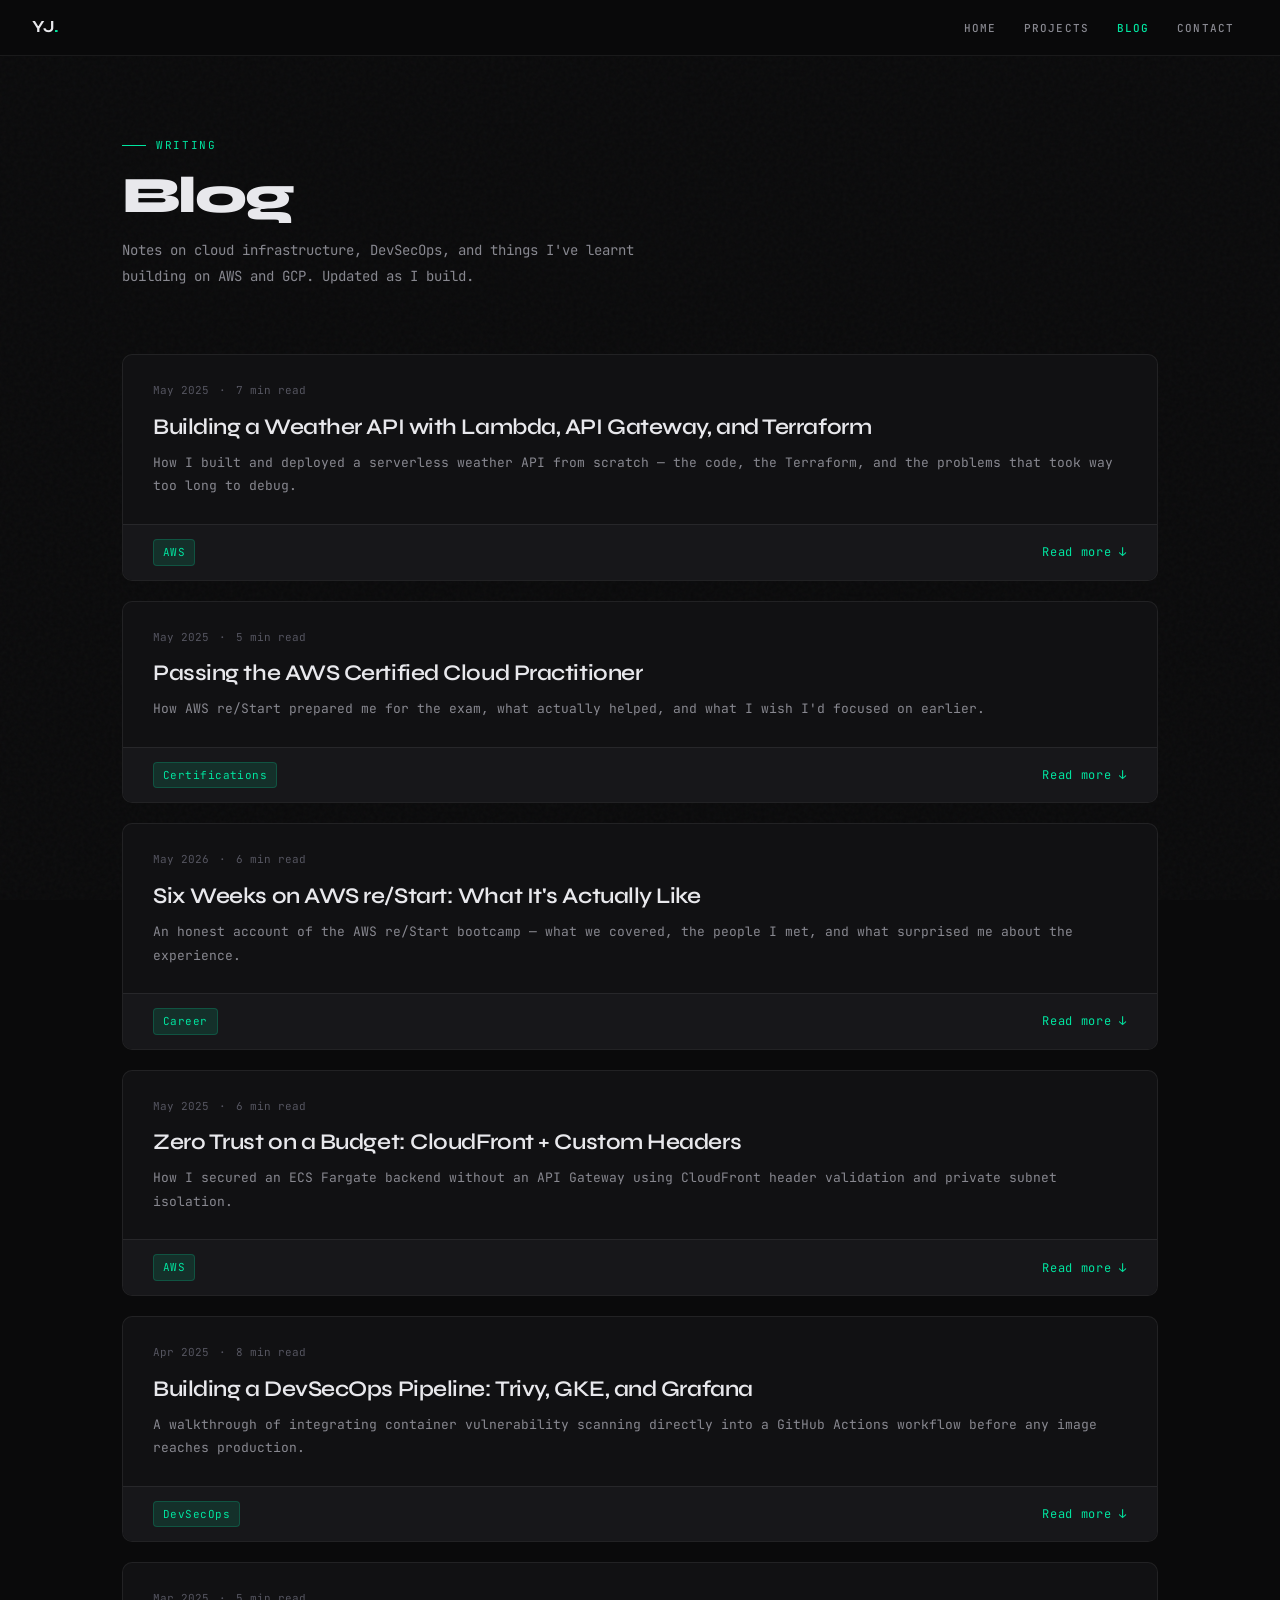
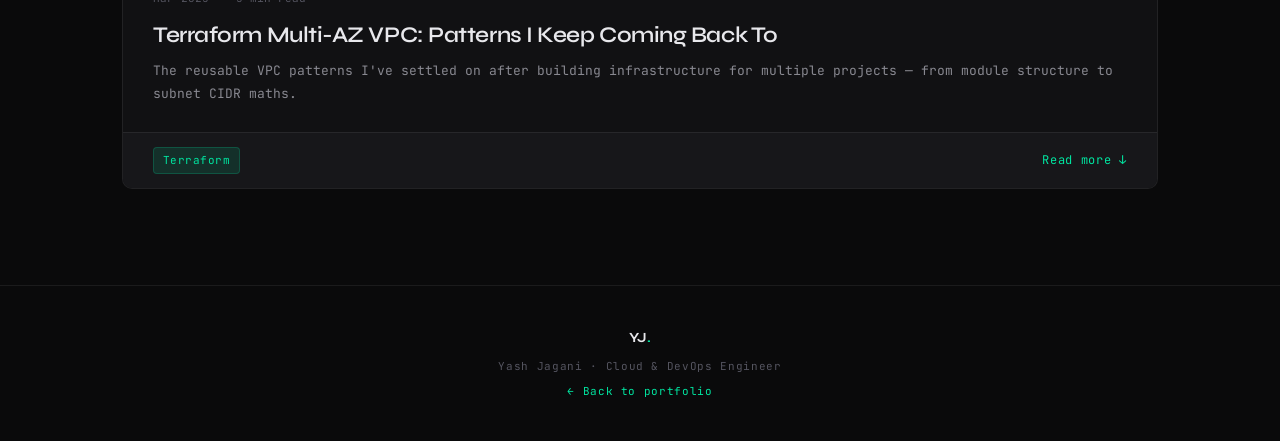
<file: website/blog.html>
<!DOCTYPE html>
<html lang="en">
<head>
<meta charset="UTF-8">
<meta name="viewport" content="width=device-width, initial-scale=1.0">
<title>Blog — Yash Jagani</title>
<link rel="stylesheet" href="assets/styles.css">
</head>
<body>

<nav>
  <a class="nav-logo" href="index.html">YJ<span>.</span></a>
  <ul class="nav-links">
    <li><a href="index.html">Home</a></li>
    <li><a href="projects.html">Projects</a></li>
    <li><a href="blog.html" class="active">Blog</a></li>
    <li><a href="index.html#contact">Contact</a></li>
  </ul>
</nav>

<div class="section-inner">

  <div class="page-hero">
    <div class="page-hero-label">Writing</div>
    <h1>Blog</h1>
    <p class="page-hero-desc">Notes on cloud infrastructure, DevSecOps, and things I've learnt building on AWS and GCP. Updated as I build.</p>
  </div>

  <div class="blog-page-list" id="blog-page-list">
    <!-- Populated by blog-data.js -->
    <div style="padding:2rem;color:var(--muted2);font-size:13px">Loading posts<span class="loading"></span></div>
  </div>

</div>

<footer>
  <div class="footer-logo">YJ<span>.</span></div>
  <div>Yash Jagani &middot; Cloud &amp; DevOps Engineer</div>
  <div style="margin-top:6px"><a href="index.html" style="color:var(--accent)">← Back to portfolio</a></div>
</footer>

<script>
// ── SCROLL REVEAL
const obs = new IntersectionObserver(es => es.forEach(e => { if(e.isIntersecting) e.target.classList.add('visible'); }), { threshold: 0.08 });

function renderBlog(posts) {
  const list = document.getElementById('blog-page-list');
  list.innerHTML = posts.map((p, i) => `
    <article class="blog-post-card reveal" id="${p.id}" style="transition-delay:${i * 0.08}s">
      <div class="bp-header">
        <div class="bp-meta">
          <span class="bp-date">${p.date}</span>
          <span class="t-dim" style="font-size:11px">·</span>
          <span class="bp-read">${p.readTime}</span>
        </div>
        <div class="bp-title">${p.title}</div>
        <div class="bp-excerpt">${p.excerpt}</div>
      </div>
      <div class="post-body" id="body-${p.id}">${p.body}</div>
      <div class="bp-footer">
        <div class="bp-tags"><span class="tag">${p.tag}</span></div>
        <button class="bp-more" style="background:none;border:none;cursor:pointer;font-family:var(--font-mono);color:var(--accent);font-size:12px;letter-spacing:0.06em">
          Read more ↓
        </button>
      </div>
    </article>`).join('');

  list.querySelectorAll('.reveal').forEach(el => obs.observe(el));

  // Auto-open if hash matches
  const hash = window.location.hash.slice(1);
  if (hash) {
    const post = document.getElementById(hash);
    if (post) {
      const body = document.getElementById('body-' + hash);
      const btn  = post.querySelector('.bp-more');
      if (body && btn) { body.classList.add('open'); btn.textContent = 'Collapse ↑'; }
      setTimeout(() => post.scrollIntoView({ behavior: 'smooth', block: 'start' }), 300);
    }
  }
}


const TEXT_TAGS = ['P', 'H3', 'LI', 'CODE', 'PRE', 'STRONG', 'EM', 'A', 'SPAN'];

function isOnText(el) {
  return TEXT_TAGS.includes(el.tagName) || el.closest(TEXT_TAGS.join(','));
}

function openPost(id) {
  const body = document.getElementById('body-' + id);
  const btn  = document.querySelector('#' + id + ' .bp-more');
  if (!body || !btn) return;
  body.classList.add('open');
  btn.textContent = 'Collapse ↑';
}

function closePost(id) {
  const body = document.getElementById('body-' + id);
  const btn  = document.querySelector('#' + id + ' .bp-more');
  if (!body || !btn) return;
  body.classList.remove('open');
  btn.textContent = 'Read more ↓';
}

function closeAllExcept(exceptId) {
  document.querySelectorAll('.post-body.open').forEach(body => {
    const id = body.id.replace('body-', '');
    if (id !== exceptId) closePost(id);
  });
}

let pendingAction = null; // { type: 'open'|'close', id }

document.addEventListener('mousedown', function(e) {
  pendingAction = null;
  const article = e.target.closest('.blog-post-card');

  // Clicked outside every card — queue close all
  if (!article) {
    const openIds = [...document.querySelectorAll('.post-body.open')].map(b => b.id.replace('body-', ''));
    if (openIds.length) pendingAction = { type: 'closeAll', ids: openIds };
    return;
  }

  const id   = article.id;
  const body = document.getElementById('body-' + id);
  const open = body && body.classList.contains('open');

  if (!open) {
    pendingAction = { type: 'open', id };
  } else {
    if (!isOnText(e.target)) {
      pendingAction = { type: 'close', id };
    }
  }
});

document.addEventListener('mouseup', function() {
  if (!pendingAction) return;

  // If user made a text selection, cancel the action entirely
  const sel = window.getSelection();
  if (sel && sel.toString().length > 0) {
    pendingAction = null;
    return;
  }

  const action = pendingAction;
  pendingAction = null;

  if (action.type === 'open') {
    closeAllExcept(action.id);
    openPost(action.id);
  } else if (action.type === 'close') {
    closePost(action.id);
  } else if (action.type === 'closeAll') {
    action.ids.forEach(id => closePost(id));
  }
});

// Load blog data
const s = document.createElement('script');
s.src = 'assets/blog-data.js';
s.onload  = () => { if(window.BLOG_POSTS) renderBlog(window.BLOG_POSTS); };
s.onerror = () => { document.getElementById('blog-page-list').innerHTML = '<p style="color:var(--muted2);padding:2rem">Could not load posts. Make sure blog-data.js is present.</p>'; };
document.head.appendChild(s);
</script>
<script>window.addEventListener("scroll",function(){document.getElementById("scroll-top").classList.toggle("visible",window.scrollY>300);},{passive:true});</script>
<button class="scroll-top" id="scroll-top" onclick="window.scrollTo({top:0,behavior:'smooth'})" aria-label="Back to top">↑</button>
</body>
</html>
</file>
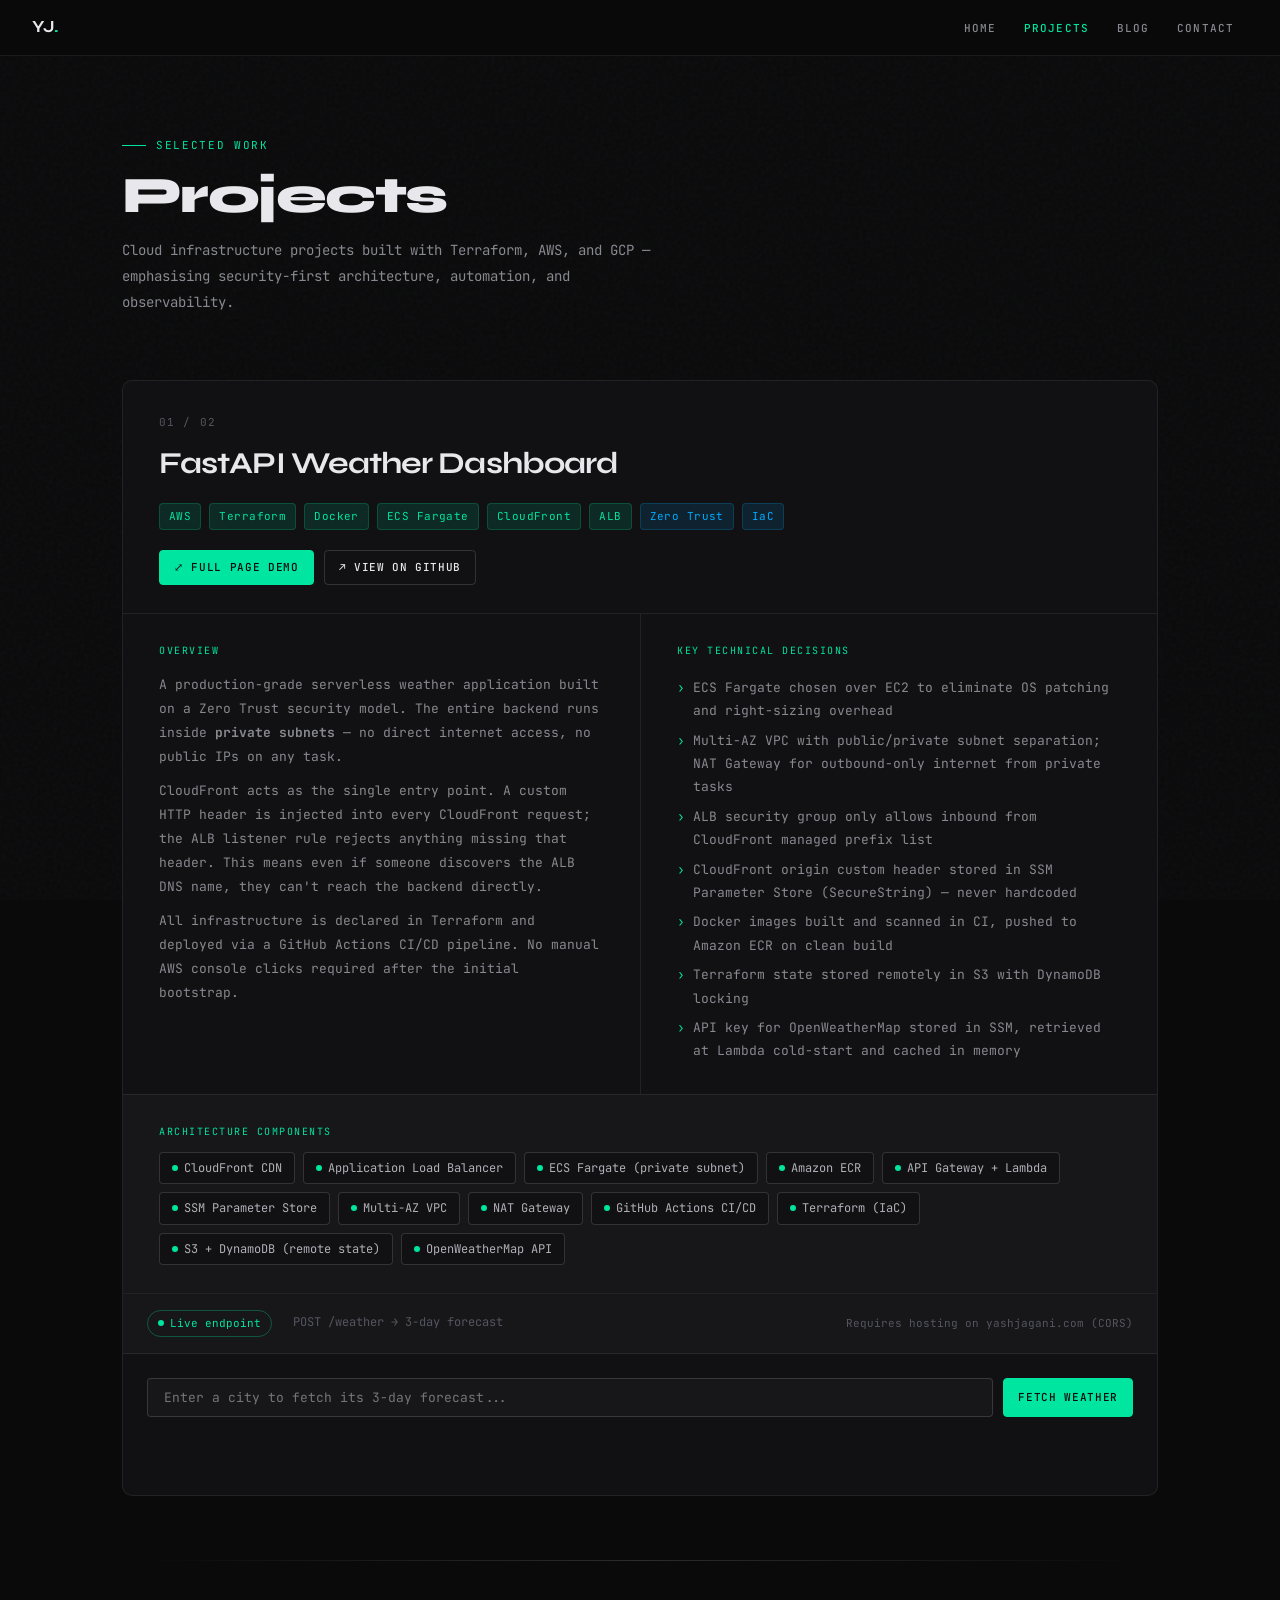
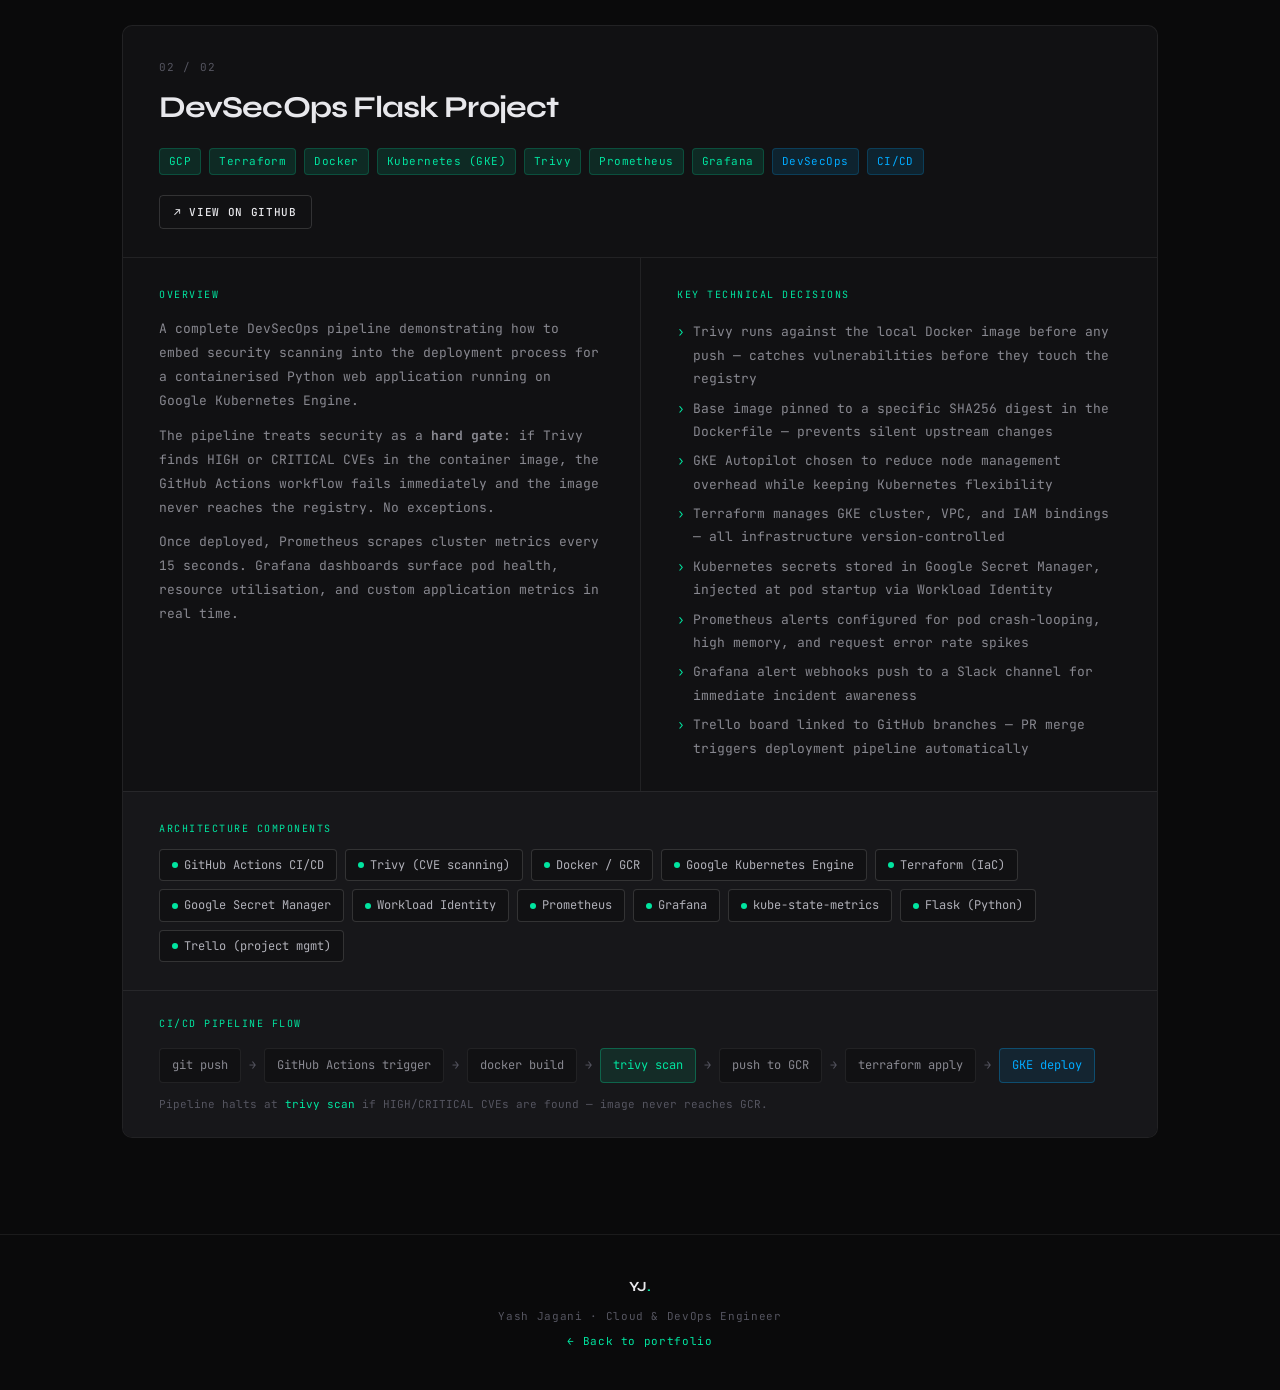
<file: website/projects.html>
<!DOCTYPE html>
<html lang="en">
<head>
<meta charset="UTF-8">
<meta name="viewport" content="width=device-width, initial-scale=1.0">
<title>Projects — Yash Jagani</title>
<link rel="stylesheet" href="assets/styles.css">
</head>
<body>

<nav>
  <a class="nav-logo" href="index.html">YJ<span>.</span></a>
  <ul class="nav-links">
    <li><a href="index.html">Home</a></li>
    <li><a href="projects.html" class="active">Projects</a></li>
    <li><a href="blog.html">Blog</a></li>
    <li><a href="index.html#contact">Contact</a></li>
  </ul>
</nav>

<div class="section-inner">

  <div class="page-hero">
    <div class="page-hero-label">Selected work</div>
    <h1>Projects</h1>
    <p class="page-hero-desc">Cloud infrastructure projects built with Terraform, AWS, and GCP — emphasising security-first architecture, automation, and observability.</p>
  </div>

  <!-- ═══ PROJECT 01 ═══ -->
  <div class="project-full reveal" id="weather">
    <div class="pf-header">
      <div class="pf-num">01 / 02</div>
      <div class="pf-title">FastAPI Weather Dashboard</div>
      <div class="pf-tag-row">
        <span class="tag">AWS</span>
        <span class="tag">Terraform</span>
        <span class="tag">Docker</span>
        <span class="tag">ECS Fargate</span>
        <span class="tag">CloudFront</span>
        <span class="tag">ALB</span>
        <span class="tag tag-blue">Zero Trust</span>
        <span class="tag tag-blue">IaC</span>
      </div>
      <div class="pf-actions" style="margin-top:18px">
        <a class="btn btn-primary btn-sm" href="weather.html">⤢ Full Page Demo</a>
        <a class="btn btn-ghost btn-sm" href="https://github.com/yashjagani17" target="_blank" rel="noopener">↗ View on GitHub</a>
      </div>
    </div>

    <div class="pf-body">
      <div class="pf-col">
        <div class="pf-col-title">Overview</div>
        <p>A production-grade serverless weather application built on a Zero Trust security model. The entire backend runs inside <strong>private subnets</strong> — no direct internet access, no public IPs on any task.</p>
        <p>CloudFront acts as the single entry point. A custom HTTP header is injected into every CloudFront request; the ALB listener rule rejects anything missing that header. This means even if someone discovers the ALB DNS name, they can't reach the backend directly.</p>
        <p>All infrastructure is declared in Terraform and deployed via a GitHub Actions CI/CD pipeline. No manual AWS console clicks required after the initial bootstrap.</p>
      </div>
      <div class="pf-col">
        <div class="pf-col-title">Key technical decisions</div>
        <ul>
          <li>ECS Fargate chosen over EC2 to eliminate OS patching and right-sizing overhead</li>
          <li>Multi-AZ VPC with public/private subnet separation; NAT Gateway for outbound-only internet from private tasks</li>
          <li>ALB security group only allows inbound from CloudFront managed prefix list</li>
          <li>CloudFront origin custom header stored in SSM Parameter Store (SecureString) — never hardcoded</li>
          <li>Docker images built and scanned in CI, pushed to Amazon ECR on clean build</li>
          <li>Terraform state stored remotely in S3 with DynamoDB locking</li>
          <li>API key for OpenWeatherMap stored in SSM, retrieved at Lambda cold-start and cached in memory</li>
        </ul>
      </div>
    </div>

    <div class="pf-arch">
      <div class="pf-col-title" style="margin-bottom:12px">Architecture components</div>
      <div class="arch-chips">
        <span class="arch-chip"><span class="dot"></span>CloudFront CDN</span>
        <span class="arch-chip"><span class="dot"></span>Application Load Balancer</span>
        <span class="arch-chip"><span class="dot"></span>ECS Fargate (private subnet)</span>
        <span class="arch-chip"><span class="dot"></span>Amazon ECR</span>
        <span class="arch-chip"><span class="dot"></span>API Gateway + Lambda</span>
        <span class="arch-chip"><span class="dot"></span>SSM Parameter Store</span>
        <span class="arch-chip"><span class="dot"></span>Multi-AZ VPC</span>
        <span class="arch-chip"><span class="dot"></span>NAT Gateway</span>
        <span class="arch-chip"><span class="dot"></span>GitHub Actions CI/CD</span>
        <span class="arch-chip"><span class="dot"></span>Terraform (IaC)</span>
        <span class="arch-chip"><span class="dot"></span>S3 + DynamoDB (remote state)</span>
        <span class="arch-chip"><span class="dot"></span>OpenWeatherMap API</span>
      </div>
    </div>

    <!-- LIVE DEMO -->
    <div class="pf-demo">
      <div class="demo-header">
        <span><span class="demo-badge"><span class="live-dot"></span> Live endpoint</span> &nbsp; POST /weather &rarr; 3-day forecast</span>
        <span style="font-size:11px;color:var(--muted2)">Requires hosting on yashjagani.com (CORS)</span>
      </div>
      <div class="weather-widget">
        <div class="weather-search">
          <input class="weather-input" id="pj-city" type="text" placeholder="Enter a city to fetch its 3-day forecast...">
          <button class="btn btn-primary btn-sm" onclick="pjFetch()">Fetch weather</button>
        </div>
        <div class="weather-status" id="pj-status"></div>
        <div class="forecast-grid" id="pj-grid" style="display:none"></div>
      </div>
    </div>
  </div>

  <div class="divider"></div>

  <!-- ═══ PROJECT 02 ═══ -->
  <div class="project-full reveal" id="devsecops">
    <div class="pf-header">
      <div class="pf-num">02 / 02</div>
      <div class="pf-title">DevSecOps Flask Project</div>
      <div class="pf-tag-row">
        <span class="tag">GCP</span>
        <span class="tag">Terraform</span>
        <span class="tag">Docker</span>
        <span class="tag">Kubernetes (GKE)</span>
        <span class="tag">Trivy</span>
        <span class="tag">Prometheus</span>
        <span class="tag">Grafana</span>
        <span class="tag tag-blue">DevSecOps</span>
        <span class="tag tag-blue">CI/CD</span>
      </div>
      <div class="pf-actions" style="margin-top:18px">
        <a class="btn btn-ghost btn-sm" href="https://github.com/yashjagani17" target="_blank" rel="noopener">↗ View on GitHub</a>
      </div>
    </div>

    <div class="pf-body">
      <div class="pf-col">
        <div class="pf-col-title">Overview</div>
        <p>A complete DevSecOps pipeline demonstrating how to embed security scanning into the deployment process for a containerised Python web application running on Google Kubernetes Engine.</p>
        <p>The pipeline treats security as a <strong>hard gate</strong>: if Trivy finds HIGH or CRITICAL CVEs in the container image, the GitHub Actions workflow fails immediately and the image never reaches the registry. No exceptions.</p>
        <p>Once deployed, Prometheus scrapes cluster metrics every 15 seconds. Grafana dashboards surface pod health, resource utilisation, and custom application metrics in real time.</p>
      </div>
      <div class="pf-col">
        <div class="pf-col-title">Key technical decisions</div>
        <ul>
          <li>Trivy runs against the local Docker image before any push — catches vulnerabilities before they touch the registry</li>
          <li>Base image pinned to a specific SHA256 digest in the Dockerfile — prevents silent upstream changes</li>
          <li>GKE Autopilot chosen to reduce node management overhead while keeping Kubernetes flexibility</li>
          <li>Terraform manages GKE cluster, VPC, and IAM bindings — all infrastructure version-controlled</li>
          <li>Kubernetes secrets stored in Google Secret Manager, injected at pod startup via Workload Identity</li>
          <li>Prometheus alerts configured for pod crash-looping, high memory, and request error rate spikes</li>
          <li>Grafana alert webhooks push to a Slack channel for immediate incident awareness</li>
          <li>Trello board linked to GitHub branches — PR merge triggers deployment pipeline automatically</li>
        </ul>
      </div>
    </div>

    <div class="pf-arch">
      <div class="pf-col-title" style="margin-bottom:12px">Architecture components</div>
      <div class="arch-chips">
        <span class="arch-chip"><span class="dot"></span>GitHub Actions CI/CD</span>
        <span class="arch-chip"><span class="dot"></span>Trivy (CVE scanning)</span>
        <span class="arch-chip"><span class="dot"></span>Docker / GCR</span>
        <span class="arch-chip"><span class="dot"></span>Google Kubernetes Engine</span>
        <span class="arch-chip"><span class="dot"></span>Terraform (IaC)</span>
        <span class="arch-chip"><span class="dot"></span>Google Secret Manager</span>
        <span class="arch-chip"><span class="dot"></span>Workload Identity</span>
        <span class="arch-chip"><span class="dot"></span>Prometheus</span>
        <span class="arch-chip"><span class="dot"></span>Grafana</span>
        <span class="arch-chip"><span class="dot"></span>kube-state-metrics</span>
        <span class="arch-chip"><span class="dot"></span>Flask (Python)</span>
        <span class="arch-chip"><span class="dot"></span>Trello (project mgmt)</span>
      </div>
    </div>

    <!-- CI/CD Pipeline visual -->
    <div style="padding:24px 36px;border-top:1px solid var(--border);background:var(--bg3)">
      <div class="pf-col-title" style="margin-bottom:16px">CI/CD pipeline flow</div>
      <div style="display:flex;align-items:center;gap:8px;flex-wrap:wrap;font-size:12px;color:var(--muted)">
        <span style="padding:6px 12px;background:var(--bg2);border:1px solid var(--border);border-radius:4px">git push</span>
        <span style="color:var(--muted2)">→</span>
        <span style="padding:6px 12px;background:var(--bg2);border:1px solid var(--border);border-radius:4px">GitHub Actions trigger</span>
        <span style="color:var(--muted2)">→</span>
        <span style="padding:6px 12px;background:var(--bg2);border:1px solid var(--border);border-radius:4px">docker build</span>
        <span style="color:var(--muted2)">→</span>
        <span style="padding:6px 12px;background:rgba(0,229,160,0.1);border:1px solid rgba(0,229,160,0.3);border-radius:4px;color:var(--accent)">trivy scan</span>
        <span style="color:var(--muted2)">→</span>
        <span style="padding:6px 12px;background:var(--bg2);border:1px solid var(--border);border-radius:4px">push to GCR</span>
        <span style="color:var(--muted2)">→</span>
        <span style="padding:6px 12px;background:var(--bg2);border:1px solid var(--border);border-radius:4px">terraform apply</span>
        <span style="color:var(--muted2)">→</span>
        <span style="padding:6px 12px;background:rgba(0,170,255,0.1);border:1px solid rgba(0,170,255,0.3);border-radius:4px;color:var(--accent2)">GKE deploy</span>
      </div>
      <p style="font-size:11px;color:var(--muted2);margin-top:12px">Pipeline halts at <span style="color:var(--accent)">trivy scan</span> if HIGH/CRITICAL CVEs are found — image never reaches GCR.</p>
    </div>
  </div>

</div>

<footer>
  <div class="footer-logo">YJ<span>.</span></div>
  <div>Yash Jagani &middot; Cloud &amp; DevOps Engineer</div>
  <div style="margin-top:6px"><a href="index.html" style="color:var(--accent)">← Back to portfolio</a></div>
</footer>

<script>
const obs = new IntersectionObserver(es => es.forEach(e => { if(e.isIntersecting) e.target.classList.add('visible'); }), { threshold: 0.08 });
document.querySelectorAll('.reveal').forEach(el => obs.observe(el));

function weatherIcon(icon) {
  const m = {'01d':'☀️','01n':'🌙','02d':'⛅','02n':'☁️','03d':'☁️','03n':'☁️','04d':'☁️','04n':'☁️','09d':'🌧️','09n':'🌧️','10d':'🌦️','10n':'🌧️','11d':'⛈️','11n':'⛈️','13d':'❄️','13n':'❄️','50d':'🌫️','50n':'🌫️'};
  return m[icon] || '🌡️';
}
function formatDate(str) {
  return new Date(str).toLocaleDateString('en-GB', { weekday:'short', month:'short', day:'numeric' });
}

async function pjFetch() {
  const city = document.getElementById('pj-city').value.trim();
  if (!city) return;
  const status = document.getElementById('pj-status');
  const grid   = document.getElementById('pj-grid');
  status.innerHTML = 'Fetching forecast<span class="loading"></span>';
  status.className = 'weather-status';
  grid.style.display = 'none';
  try {
    const res  = await fetch('https://328mtk9dai.execute-api.eu-west-2.amazonaws.com/weather', {
      method: 'POST',
      headers: { 'Content-Type': 'application/json' },
      body: JSON.stringify({ city })
    });
    const data = await res.json();
    if (!res.ok || data.error) throw new Error(data.error || 'API error');
    const forecasts = data.forecasts || [];
    grid.innerHTML = forecasts.map(f => `
      <div class="forecast-card">
        <div class="fc-date">${formatDate(f.date)}</div>
        <div class="fc-icon">${weatherIcon(f.icon)}</div>
        <div class="fc-temp">${f.temp}°C</div>
        <div class="fc-feels">Feels like ${f.feels_like}°C</div>
        <div class="fc-desc">${f.description}</div>
        <div class="fc-humidity">💧 ${f.humidity}%</div>
      </div>`).join('');
    status.textContent = `${data.city}${data.country ? ', ' + data.country : ''} — 3-day forecast`;
    grid.style.display = 'grid';
  } catch(e) {
    status.textContent = 'CORS restricted to yashjagani.com. Deploy the site there or test the full-page demo locally.';
    status.className = 'weather-status weather-error';
  }
}
document.getElementById('pj-city').addEventListener('keydown', e => { if(e.key==='Enter') pjFetch(); });
</script>
<script>window.addEventListener("scroll",function(){document.getElementById("scroll-top").classList.toggle("visible",window.scrollY>300);},{passive:true});</script>
<button class="scroll-top" id="scroll-top" onclick="window.scrollTo({top:0,behavior:'smooth'})" aria-label="Back to top">↑</button>
</body>
</html>
</file>
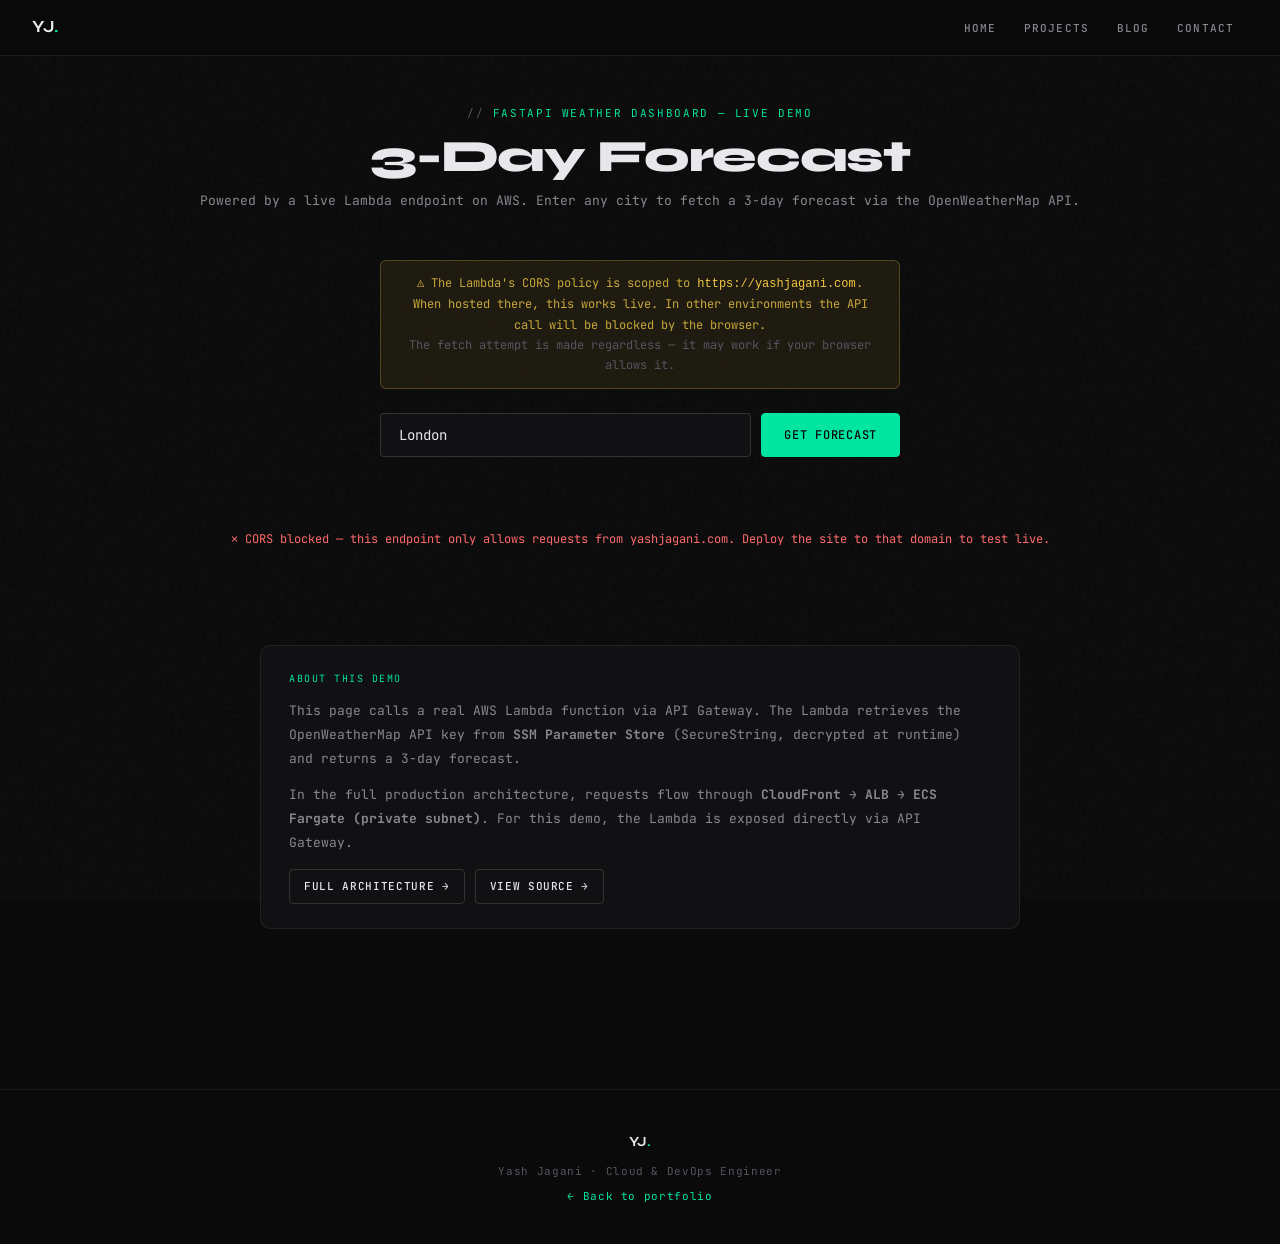
<file: website/weather.html>
<!DOCTYPE html>
<html lang="en">
<head>
<meta charset="UTF-8">
<meta name="viewport" content="width=device-width, initial-scale=1.0">
<title>Weather Forecast — Yash Jagani</title>
<link rel="stylesheet" href="assets/styles.css">
</head>
<body>

<nav>
  <a class="nav-logo" href="index.html">YJ<span>.</span></a>
  <ul class="nav-links">
    <li><a href="index.html">Home</a></li>
    <li><a href="projects.html">Projects</a></li>
    <li><a href="blog.html">Blog</a></li>
    <li><a href="index.html#contact">Contact</a></li>
  </ul>
</nav>

<div class="weather-page">
  <div class="section-inner">

    <div class="wp-header">
      <div class="sec-tag" style="justify-content:center">FastAPI Weather Dashboard &mdash; Live Demo</div>
      <h1>3-Day Forecast</h1>
      <p>Powered by a live Lambda endpoint on AWS. Enter any city to fetch a 3-day forecast via the OpenWeatherMap API.</p>
    </div>

    <!-- CORS notice -->
    <div id="cors-notice" style="max-width:520px;margin:0 auto 1.5rem;padding:12px 16px;background:rgba(245,200,66,0.08);border:1px solid rgba(245,200,66,0.25);border-radius:6px;font-size:12px;color:#c8a83a;text-align:center;line-height:1.7">
      ⚠ The Lambda's CORS policy is scoped to <code style="color:#f5c842">https://yashjagani.com</code>.<br>
      When hosted there, this works live. In other environments the API call will be blocked by the browser.<br>
      <span style="color:var(--muted2)">The fetch attempt is made regardless — it may work if your browser allows it.</span>
    </div>

    <div class="wp-search">
      <input class="wp-input" id="wp-city" type="text" placeholder="Enter city name (e.g. London, Tokyo, New York)...">
      <button class="btn btn-primary" onclick="wpFetch()">Get Forecast</button>
    </div>

    <div id="wp-status" class="wp-notice" style="display:none"></div>

    <div class="wp-result" id="wp-result" style="display:none">
      <div class="wp-city-header">
        <div class="wp-city-name" id="wp-city-name"></div>
        <div class="wp-city-country" id="wp-city-country"></div>
      </div>
      <div class="wp-forecast-grid" id="wp-forecast-grid"></div>
    </div>

    <!-- Architecture note -->
    <div style="max-width:760px;margin:4rem auto 0;padding:24px 28px;background:var(--bg2);border:1px solid var(--border);border-radius:var(--radius-lg)">
      <div class="pf-col-title" style="margin-bottom:12px">About this demo</div>
      <p style="font-size:13px;color:var(--muted);line-height:1.85;margin-bottom:12px">This page calls a real AWS Lambda function via API Gateway. The Lambda retrieves the OpenWeatherMap API key from <strong>SSM Parameter Store</strong> (SecureString, decrypted at runtime) and returns a 3-day forecast.</p>
      <p style="font-size:13px;color:var(--muted);line-height:1.85;margin-bottom:14px">In the full production architecture, requests flow through <strong>CloudFront → ALB → ECS Fargate (private subnet)</strong>. For this demo, the Lambda is exposed directly via API Gateway.</p>
      <div style="display:flex;gap:10px;flex-wrap:wrap">
        <a class="btn btn-ghost btn-sm" href="projects.html#weather">Full architecture →</a>
        <a class="btn btn-ghost btn-sm" href="https://github.com/yashjagani17" target="_blank" rel="noopener">View source →</a>
      </div>
    </div>

  </div>
</div>

<footer>
  <div class="footer-logo">YJ<span>.</span></div>
  <div>Yash Jagani &middot; Cloud &amp; DevOps Engineer</div>
  <div style="margin-top:6px"><a href="index.html" style="color:var(--accent)">← Back to portfolio</a></div>
</footer>

<script>
function weatherIcon(icon) {
  const m = {'01d':'☀️','01n':'🌙','02d':'⛅','02n':'☁️','03d':'☁️','03n':'☁️','04d':'☁️','04n':'☁️','09d':'🌧️','09n':'🌧️','10d':'🌦️','10n':'🌧️','11d':'⛈️','11n':'⛈️','13d':'❄️','13n':'❄️','50d':'🌫️','50n':'🌫️'};
  return m[icon] || '🌡️';
}
function formatDate(str) {
  const d = new Date(str);
  return d.toLocaleDateString('en-GB', { weekday:'long', month:'short', day:'numeric' });
}

async function wpFetch() {
  const city = document.getElementById('wp-city').value.trim();
  if (!city) return;
  const status = document.getElementById('wp-status');
  const result = document.getElementById('wp-result');
  status.style.display = 'block';
  status.innerHTML = 'Fetching forecast for <strong>' + city + '</strong><span class="loading"></span>';
  status.style.color = 'var(--muted2)';
  result.style.display = 'none';

  try {
    const res  = await fetch('https://328mtk9dai.execute-api.eu-west-2.amazonaws.com/weather', {
      method: 'POST',
      headers: { 'Content-Type': 'application/json' },
      body: JSON.stringify({ city })
    });
    const data = await res.json();
    if (!res.ok || data.error) throw new Error(data.error || 'API returned an error');

    document.getElementById('wp-city-name').textContent    = data.city || city;
    document.getElementById('wp-city-country').textContent = data.country ? '📍 ' + data.country : '';

    const forecasts = data.forecasts || [];
    document.getElementById('wp-forecast-grid').innerHTML = forecasts.map(f => `
      <div class="wp-forecast-card">
        <div class="wfc-date">${formatDate(f.date)}</div>
        <div class="wfc-icon">${weatherIcon(f.icon)}</div>
        <div><span class="wfc-temp">${f.temp}</span><span class="wfc-unit">°C</span></div>
        <div class="wfc-feels">Feels like ${f.feels_like}°C</div>
        <div class="wfc-desc">${f.description}</div>
        <div class="wfc-humidity">💧 Humidity ${f.humidity}%</div>
      </div>`).join('');

    status.style.display = 'none';
    result.style.display = 'block';

    // Reveal cards with stagger
    document.querySelectorAll('.wp-forecast-card').forEach((c, i) => {
      c.style.opacity = '0';
      c.style.transform = 'translateY(16px)';
      setTimeout(() => {
        c.style.transition = 'opacity 0.4s ease, transform 0.4s ease';
        c.style.opacity = '1';
        c.style.transform = 'none';
      }, i * 100);
    });

  } catch(e) {
    status.innerHTML = '✕ ' + (e.message.includes('Failed to fetch') ? 'CORS blocked — this endpoint only allows requests from yashjagani.com. Deploy the site to that domain to test live.' : e.message);
    status.style.color = '#ff6b6b';
  }
}

document.getElementById('wp-city').addEventListener('keydown', e => { if(e.key === 'Enter') wpFetch(); });

// Auto-fetch London on load as a demo
window.addEventListener('load', () => {
  document.getElementById('wp-city').value = 'London';
  wpFetch();
});
</script>
<script>window.addEventListener("scroll",function(){document.getElementById("scroll-top").classList.toggle("visible",window.scrollY>300);},{passive:true});</script>
<button class="scroll-top" id="scroll-top" onclick="window.scrollTo({top:0,behavior:'smooth'})" aria-label="Back to top">↑</button>
</body>
</html>
</file>
<file: website/assets/styles.css>
/* ═══════════════════════════════════════════════
   YASH JAGANI PORTFOLIO — styles.css
   ═══════════════════════════════════════════════ */

/* ── FONTS ── */
@import url('https://fonts.googleapis.com/css2?family=JetBrains+Mono:wght@300;400;500;600&family=Syne:wght@400;500;600;700;800&display=swap');

/* ── ROOT VARIABLES ── */
:root {
  --bg:           #0a0a0b;
  --bg2:          #111113;
  --bg3:          #17171a;
  --bg4:          #1e1e22;
  --border:       rgba(255,255,255,0.07);
  --border-mid:   rgba(255,255,255,0.10);
  --border-bright:rgba(255,255,255,0.14);
  --accent:       #00e5a0;
  --accent-dim:   rgba(0,229,160,0.12);
  --accent2:      #00aaff;
  --accent2-dim:  rgba(0,170,255,0.12);
  --text:         #e8e8ec;
  --text-dim:     #b0b0b8;
  --muted:        #888890;
  --muted2:       #555560;
  --font-display: 'Syne', sans-serif;
  --font-mono:    'JetBrains Mono', monospace;
  --radius-sm:    4px;
  --radius-md:    6px;
  --radius-lg:    10px;
  --max-width:    1100px;
  --nav-h:        56px;
}

/* ── RESET ── */
*, *::before, *::after { box-sizing: border-box; margin: 0; padding: 0; }
html { scroll-behavior: smooth; }

body {
  background: var(--bg);
  color: var(--text);
  font-family: var(--font-mono);
  font-size: 14px;
  line-height: 1.7;
  overflow-x: hidden;
  min-height: 100vh;
}

a { color: inherit; text-decoration: none; }
ul, ol { list-style: none; }
img { display: block; max-width: 100%; }
button { font-family: var(--font-mono); cursor: pointer; }

/* ── NOISE OVERLAY ── */
body::before {
  content: '';
  position: fixed;
  inset: 0;
  background-image: url("data:image/svg+xml,%3Csvg viewBox='0 0 256 256' xmlns='http://www.w3.org/2000/svg'%3E%3Cfilter id='n'%3E%3CfeTurbulence type='fractalNoise' baseFrequency='0.9' numOctaves='4' stitchTiles='stitch'/%3E%3C/filter%3E%3Crect width='100%25' height='100%25' filter='url(%23n)' opacity='0.03'/%3E%3C/svg%3E");
  pointer-events: none;
  z-index: 0;
}

/* ── NAV ── */
nav {
  position: fixed;
  top: 0; left: 0; right: 0;
  z-index: 100;
  height: var(--nav-h);
  padding: 0 2rem;
  display: flex;
  align-items: center;
  justify-content: space-between;
  background: rgba(10,10,11,0.88);
  backdrop-filter: blur(14px);
  border-bottom: 1px solid var(--border);
}

.nav-logo {
  font-family: var(--font-display);
  font-size: 17px;
  font-weight: 700;
  letter-spacing: -0.02em;
  color: var(--text);
}
.nav-logo span { color: var(--accent); }

.nav-links { display: flex; }

.nav-links a {
  display: block;
  padding: 0 14px;
  height: var(--nav-h);
  line-height: var(--nav-h);
  font-size: 11px;
  font-weight: 500;
  letter-spacing: 0.1em;
  text-transform: uppercase;
  color: var(--muted);
  transition: color 0.2s;
}
.nav-links a:hover  { color: var(--text); }
.nav-links a.active { color: var(--accent); }

.nav-back {
  display: inline-flex;
  align-items: center;
  gap: 8px;
  font-size: 11px;
  letter-spacing: 0.08em;
  text-transform: uppercase;
  color: var(--muted);
  transition: color 0.2s;
}
.nav-back:hover { color: var(--accent); }

/* ── LAYOUT ── */
.section-inner {
  max-width: var(--max-width);
  margin: 0 auto;
  padding: 0 2rem;
  position: relative;
  z-index: 1;
}

section { position: relative; z-index: 1; }

/* ── SECTION HEADER ── */
.sec-header { margin-bottom: 3rem; padding-top: 6rem; }

.sec-tag {
  font-size: 11px;
  letter-spacing: 0.15em;
  text-transform: uppercase;
  color: var(--accent);
  margin-bottom: 10px;
  display: flex;
  align-items: center;
  gap: 8px;
}
.sec-tag::before { content: '//'; color: var(--muted2); }

h2 {
  font-family: var(--font-display);
  font-size: clamp(1.8rem, 3vw, 2.5rem);
  font-weight: 700;
  letter-spacing: -0.03em;
  color: var(--text);
  line-height: 1.1;
}

h3 {
  font-family: var(--font-display);
  font-size: 1.1rem;
  font-weight: 600;
  letter-spacing: -0.02em;
  color: var(--text);
}

/* ── BUTTONS ── */
.btn {
  display: inline-flex;
  align-items: center;
  gap: 8px;
  padding: 10px 22px;
  font-family: var(--font-mono);
  font-size: 12px;
  font-weight: 500;
  letter-spacing: 0.06em;
  text-transform: uppercase;
  border-radius: var(--radius-sm);
  border: none;
  transition: all 0.2s;
  cursor: pointer;
}

.btn-primary {
  background: var(--accent);
  color: #0a0a0b;
  border: 1px solid var(--accent);
}
.btn-primary:hover { background: transparent; color: var(--accent); }

.btn-ghost {
  background: transparent;
  color: var(--text);
  border: 1px solid var(--border-bright);
}
.btn-ghost:hover { border-color: var(--text); }

.btn-sm { padding: 7px 14px; font-size: 11px; }

/* ── TERMINAL WIDGET ── */
.terminal {
  background: var(--bg2);
  border: 1px solid var(--border);
  border-radius: var(--radius-lg);
  overflow: hidden;
}
.terminal-bar {
  background: var(--bg3);
  padding: 10px 14px;
  display: flex;
  align-items: center;
  gap: 8px;
  border-bottom: 1px solid var(--border);
}
.terminal-dot { width: 10px; height: 10px; border-radius: 50%; }
.d-red    { background: #ff5f57; }
.d-yellow { background: #febc2e; }
.d-green  { background: #28c840; }
.terminal-title { font-size: 11px; color: var(--muted2); margin-left: 8px; letter-spacing: 0.06em; }
.terminal-body  { padding: 20px; font-size: 12.5px; line-height: 1.9; }

/* Terminal text colours */
.t-dim    { color: var(--muted2); }
.t-green  { color: var(--accent); }
.t-blue   { color: var(--accent2); }
.t-white  { color: var(--text); }
.t-yellow { color: #f5c842; }
.t-red    { color: #ff6b6b; }

/* Blinking cursor */
.cursor {
  display: inline-block;
  width: 8px; height: 14px;
  background: var(--accent);
  vertical-align: middle;
  animation: blink 1.1s step-end infinite;
}
@keyframes blink { 50% { opacity: 0; } }

/* ── CARDS ── */
.card {
  background: var(--bg2);
  border: 1px solid var(--border);
  border-radius: var(--radius-lg);
  overflow: hidden;
  transition: border-color 0.25s;
}
.card:hover { border-color: var(--border-bright); }

/* ── TAGS / PILLS ── */
.tag {
  padding: 3px 9px;
  background: var(--accent-dim);
  border: 1px solid rgba(0,229,160,0.2);
  border-radius: var(--radius-sm);
  font-size: 11px;
  color: var(--accent);
  letter-spacing: 0.04em;
  white-space: nowrap;
}
.tag-blue {
  background: var(--accent2-dim);
  border-color: rgba(0,170,255,0.2);
  color: var(--accent2);
}
.tag-neutral {
  background: var(--bg3);
  border-color: var(--border);
  color: var(--muted);
}

/* ── STATUS PILL ── */
.status-pill {
  display: inline-flex;
  align-items: center;
  gap: 8px;
  padding: 6px 14px;
  border: 1px solid rgba(0,229,160,0.25);
  border-radius: 100px;
  font-size: 11px;
  color: var(--accent);
  letter-spacing: 0.06em;
}
.status-dot {
  width: 6px; height: 6px;
  border-radius: 50%;
  background: var(--accent);
  animation: pulse 2s ease-in-out infinite;
}
@keyframes pulse { 0%,100%{opacity:1} 50%{opacity:0.3} }

/* ── DIVIDER ── */
.divider {
  height: 1px;
  background: linear-gradient(90deg, transparent, var(--border-bright), transparent);
  margin: 4rem 0;
  position: relative;
  z-index: 1;
}

/* ── FORM ELEMENTS ── */
.form-group { margin-bottom: 14px; }
.form-label {
  display: block;
  font-size: 11px;
  letter-spacing: 0.1em;
  text-transform: uppercase;
  color: var(--muted2);
  margin-bottom: 7px;
}
.form-input,
.form-textarea,
.form-select {
  width: 100%;
  background: var(--bg2);
  border: 1px solid var(--border-bright);
  border-radius: var(--radius-md);
  padding: 10px 14px;
  font-family: var(--font-mono);
  font-size: 13px;
  color: var(--text);
  outline: none;
  transition: border-color 0.2s;
  appearance: none;
}
.form-input:focus,
.form-textarea:focus,
.form-select:focus { border-color: var(--accent); }
.form-textarea { resize: vertical; min-height: 110px; }

.form-submit {
  width: 100%;
  padding: 11px;
  background: var(--accent);
  color: #0a0a0b;
  border: none;
  border-radius: var(--radius-md);
  font-family: var(--font-mono);
  font-size: 12px;
  font-weight: 600;
  letter-spacing: 0.1em;
  text-transform: uppercase;
  cursor: pointer;
  transition: opacity 0.2s;
  margin-top: 6px;
}
.form-submit:hover { opacity: 0.85; }

/* ── SCROLL TO TOP ── */
.scroll-top {
  position: fixed;
  bottom: 2rem;
  right: 2rem;
  z-index: 99;
  width: 40px;
  height: 40px;
  background: var(--bg2);
  border: 1px solid var(--border-bright);
  border-radius: var(--radius-sm);
  display: flex;
  align-items: center;
  justify-content: center;
  cursor: pointer;
  color: var(--muted);
  font-size: 16px;
  transition: opacity 0.25s, transform 0.25s, border-color 0.2s, color 0.2s;
  opacity: 0;
  transform: translateY(8px);
  pointer-events: none;
}
.scroll-top.visible {
  opacity: 1;
  transform: none;
  pointer-events: auto;
}
.scroll-top:hover {
  border-color: var(--accent);
  color: var(--accent);
}

/* ── FOOTER ── */
footer {
  border-top: 1px solid var(--border);
  padding: 2.5rem 2rem;
  text-align: center;
  font-size: 11px;
  color: var(--muted2);
  letter-spacing: 0.06em;
  position: relative;
  z-index: 1;
  margin-top: 6rem;
}
footer .footer-logo {
  font-family: var(--font-display);
  font-size: 14px;
  font-weight: 700;
  color: var(--text);
  margin-bottom: 8px;
  letter-spacing: -0.02em;
}
footer .footer-logo span { color: var(--accent); }

/* ── SCROLL REVEAL ── */
.reveal {
  opacity: 0;
  transform: translateY(22px);
  transition: opacity 0.55s ease, transform 0.55s ease;
}
.reveal.visible { opacity: 1; transform: none; }
.reveal-delay-1 { transition-delay: 0.1s; }
.reveal-delay-2 { transition-delay: 0.2s; }
.reveal-delay-3 { transition-delay: 0.3s; }

/* ── LOADING DOTS ── */
.loading::after {
  content: '...';
  animation: dots 1.2s steps(4, end) infinite;
}
@keyframes dots { 0%,20%{content:'.'} 40%{content:'..'} 60%,100%{content:'...'} }

/* ══════════════════════════════════════════════
   INDEX.HTML — PAGE-SPECIFIC STYLES
   ══════════════════════════════════════════════ */

/* HERO */
#hero {
  min-height: 100vh;
  display: flex;
  align-items: center;
  padding-top: var(--nav-h);
}
.hero-grid {
  display: grid;
  grid-template-columns: 1fr 1fr;
  gap: 4rem;
  align-items: center;
  width: 100%;
}
.hero-label {
  font-size: 11px;
  letter-spacing: 0.15em;
  text-transform: uppercase;
  color: var(--accent);
  margin-bottom: 1.25rem;
  display: flex;
  align-items: center;
  gap: 10px;
}
.hero-label::before {
  content: '';
  display: inline-block;
  width: 24px; height: 1px;
  background: var(--accent);
}
h1 {
  font-family: var(--font-display);
  font-size: clamp(2.8rem, 5vw, 4.5rem);
  font-weight: 800;
  line-height: 1.05;
  letter-spacing: -0.03em;
  color: var(--text);
  margin-bottom: 1.5rem;
}
h1 .line2 { color: var(--muted2); }
.hero-desc {
  font-size: 14px;
  color: var(--muted);
  line-height: 1.85;
  max-width: 480px;
  margin-bottom: 2rem;
}
.hero-ctas { display: flex; gap: 12px; flex-wrap: wrap; }

/* ABOUT */
.about-grid {
  display: grid;
  grid-template-columns: 1fr 1fr;
  gap: 3rem;
  align-items: start;
}
.about-text p { color: var(--muted); line-height: 1.9; margin-bottom: 1rem; }
.about-text p strong { color: var(--text); font-weight: 500; }

/* CERTS */
.certs-row {
  display: flex;
  flex-wrap: wrap;
  gap: 24px;
  align-items: flex-start;
}

.badge-card {
  display: flex;
  flex-direction: column;
  align-items: center;
  gap: 12px;
  padding: 28px 24px 22px;
  background: var(--bg2);
  border: 1px solid var(--border);
  border-radius: var(--radius-lg);
  width: 200px;
  transition: border-color 0.2s, transform 0.2s;
  text-align: center;
}
.badge-card:hover { border-color: var(--accent); transform: translateY(-3px); }

.badge-card img {
  width: 130px;
  height: 130px;
  object-fit: contain;
}

.badge-name {
  font-size: 13px;
  font-weight: 500;
  color: var(--text);
  line-height: 1.4;
}

.badge-version {
  font-size: 13px;
  font-weight: 500;
  color: var(--text);
  line-height: 1.4;
}

.badge-issuer {
  font-size: 11px;
  color: var(--muted2);
}

.badge-verify {
  font-size: 11px;
  color: var(--accent);
  letter-spacing: 0.05em;
  margin-top: 4px;
}

.badge-placeholder {
  border-style: dashed;
  cursor: default;
}
.badge-placeholder:hover { border-color: var(--border); transform: none; }

.badge-placeholder-icon {
  width: 130px;
  height: 130px;
  display: flex;
  align-items: center;
  justify-content: center;
  font-size: 32px;
  color: var(--muted2);
  background: var(--bg3);
  border-radius: var(--radius-md);
  border: 1px solid var(--border);
}

@media (max-width: 768px) {
  .certs-row { justify-content: center; }
}

/* SKILLS */
.skills-groups { display: grid; grid-template-columns: 1fr 1fr; gap: 2.5rem; }
.skill-group-title {
  font-size: 10px;
  letter-spacing: 0.15em;
  text-transform: uppercase;
  color: var(--accent);
  margin-bottom: 14px;
  padding-bottom: 8px;
  border-bottom: 1px solid var(--border);
}
.skill-tags { display: flex; flex-wrap: wrap; gap: 8px; }
.skill-tag {
  padding: 4px 10px;
  background: var(--bg3);
  border: 1px solid var(--border);
  border-radius: var(--radius-sm);
  font-size: 12px;
  color: var(--muted);
  transition: all 0.2s;
  cursor: default;
}
.skill-tag:hover  { border-color: rgba(0,229,160,0.4); color: var(--text); }
.skill-tag.hi     { border-color: rgba(0,229,160,0.3); color: var(--accent); }

/* PROJECT CARDS (index) */
.projects-grid { display: grid; gap: 20px; }
.project-card {
  background: var(--bg2);
  border: 1px solid var(--border);
  border-radius: var(--radius-lg);
  overflow: hidden;
  transition: border-color 0.25s;
}
.project-card:hover { border-color: var(--border-mid); }

.project-header {
  padding: 24px 28px 18px;
  display: flex;
  justify-content: space-between;
  align-items: flex-start;
  gap: 1rem;
}
.project-num      { font-size: 11px; color: var(--muted2); letter-spacing: 0.1em; margin-bottom: 5px; }
.project-title {
  font-family: var(--font-display);
  font-size: 18px;
  font-weight: 600;
  color: var(--text);
  margin-bottom: 10px;
  letter-spacing: -0.02em;
}
.project-tag-row  { display: flex; flex-wrap: wrap; gap: 6px; }
.project-actions  { display: flex; gap: 8px; flex-shrink: 0; flex-wrap: wrap; }

.project-action-btn {
  display: inline-flex;
  align-items: center;
  gap: 6px;
  padding: 7px 14px;
  border: 1px solid var(--border-bright);
  border-radius: var(--radius-sm);
  font-size: 11px;
  letter-spacing: 0.06em;
  text-transform: uppercase;
  color: var(--muted);
  background: transparent;
  transition: all 0.2s;
}
.project-action-btn:hover { border-color: var(--accent); color: var(--accent); }

.project-desc {
  padding: 0 28px 22px;
  font-size: 13px;
  color: var(--muted);
  line-height: 1.8;
}
.project-bullets { margin-top: 10px; padding-left: 0; }
.project-bullets li { padding: 3px 0 3px 18px; position: relative; font-size: 12.5px; }
.project-bullets li::before { content: '›'; position: absolute; left: 0; color: var(--accent); }

/* DEMO EMBED */
.demo-container {
  border-top: 1px solid var(--border);
  background: var(--bg3);
  max-height: 0;
  overflow: hidden;
  transition: max-height 0.4s cubic-bezier(0.4,0,0.2,1);
}
.demo-container.open { max-height: 700px; }
.demo-inner    { padding: 20px 24px; }
.demo-toolbar  {
  display: flex;
  align-items: center;
  justify-content: space-between;
  font-size: 11px;
  color: var(--muted2);
  margin-bottom: 14px;
  gap: 1rem;
}
.demo-url {
  font-size: 11px;
  color: var(--muted2);
  background: var(--bg2);
  border: 1px solid var(--border);
  border-radius: var(--radius-sm);
  padding: 4px 10px;
  flex: 1;
  max-width: 400px;
  white-space: nowrap;
  overflow: hidden;
  text-overflow: ellipsis;
}

/* BLOG (index) */
.blog-list {
  display: grid;
  gap: 1px;
  background: var(--border);
  border: 1px solid var(--border);
  border-radius: var(--radius-md);
  overflow: hidden;
  margin-bottom: 20px;
}
.blog-item {
  display: flex;
  align-items: flex-start;
  justify-content: space-between;
  gap: 1.5rem;
  padding: 20px 24px;
  background: var(--bg2);
  transition: background 0.15s;
}
.blog-item:hover { background: var(--bg3); }
.blog-item-title   { font-size: 14px; font-weight: 500; color: var(--text); margin-bottom: 5px; font-family: var(--font-display); }
.blog-item-excerpt { font-size: 12px; color: var(--muted2); line-height: 1.7; }
.blog-item-meta {
  display: flex;
  flex-direction: column;
  align-items: flex-end;
  gap: 8px;
  flex-shrink: 0;
  font-size: 11px;
  color: var(--muted2);
  white-space: nowrap;
}
.blog-item-tag {
  padding: 2px 8px;
  background: var(--bg3);
  border: 1px solid var(--border);
  border-radius: 2px;
  font-size: 10px;
  letter-spacing: 0.08em;
  text-transform: uppercase;
}

/* CV (index) */
.cv-wrap {
  background: var(--bg2);
  border: 1px solid var(--border);
  border-radius: var(--radius-lg);
  overflow: hidden;
}
.cv-header-row {
  padding: 24px 32px;
  background: var(--bg3);
  border-bottom: 1px solid var(--border);
  display: flex;
  justify-content: space-between;
  align-items: center;
  gap: 1rem;
}
.cv-name    { font-family: var(--font-display); font-size: 22px; font-weight: 700; letter-spacing: -0.02em; }
.cv-tagline { font-size: 12px; color: var(--muted); margin-top: 3px; }
.cv-section { padding: 26px 32px; border-bottom: 1px solid var(--border); }
.cv-section:last-child { border-bottom: none; }
.cv-section-title {
  font-size: 10px;
  letter-spacing: 0.18em;
  text-transform: uppercase;
  color: var(--accent);
  margin-bottom: 18px;
}
.cv-entry { display: grid; grid-template-columns: 1fr auto; gap: 4px 2rem; margin-bottom: 20px; }
.cv-entry:last-child { margin-bottom: 0; }
.cv-role   { font-size: 14px; font-weight: 500; color: var(--text); font-family: var(--font-display); }
.cv-org    { font-size: 12px; color: var(--muted); margin-top: 2px; }
.cv-date   { font-size: 11px; color: var(--muted2); white-space: nowrap; text-align: right; padding-top: 2px; }
.cv-detail { grid-column: 1/-1; font-size: 12px; color: var(--muted2); line-height: 1.85; margin-top: 6px; padding-left: 14px; }
.cv-detail li { margin-bottom: 3px; position: relative; padding-left: 14px; }
.cv-detail li::before { content: '›'; position: absolute; left: 0; color: var(--accent); }
.cv-skills-grid { display: grid; grid-template-columns: 1fr 1fr; gap: 10px; font-size: 12px; color: var(--muted2); }
.cv-skills-grid span { color: var(--muted); }

/* CONTACT (index) */
.contact-grid { display: grid; grid-template-columns: 1fr 1fr; gap: 3rem; }
.contact-links { display: flex; flex-direction: column; gap: 12px; margin-bottom: 2rem; }
.contact-link {
  display: flex;
  align-items: center;
  gap: 14px;
  padding: 14px 18px;
  background: var(--bg2);
  border: 1px solid var(--border);
  border-radius: var(--radius-md);
  transition: border-color 0.2s;
}
.contact-link:hover { border-color: var(--accent); }
.contact-link-icon {
  width: 38px; height: 38px;
  background: var(--bg3);
  border-radius: var(--radius-md);
  display: flex; align-items: center; justify-content: center;
  font-size: 16px;
  color: var(--accent);
  flex-shrink: 0;
  border: 1px solid var(--border);
}
.contact-link-label { font-size: 13px; color: var(--text); font-weight: 500; }
.contact-link-sub   { font-size: 11px; color: var(--muted2); margin-top: 2px; }
.form-success { display: none; text-align: center; padding: 30px 20px; color: var(--accent); font-size: 13px; }

/* ══════════════════════════════════════════════
   PROJECTS.HTML — PAGE-SPECIFIC STYLES
   ══════════════════════════════════════════════ */

.page-hero {
  padding: calc(var(--nav-h) + 5rem) 0 4rem;
}
.page-hero-label {
  font-size: 11px;
  letter-spacing: 0.15em;
  text-transform: uppercase;
  color: var(--accent);
  margin-bottom: 14px;
  display: flex;
  align-items: center;
  gap: 10px;
}
.page-hero-label::before { content: ''; display: inline-block; width: 24px; height: 1px; background: var(--accent); }
.page-hero h1 { font-size: clamp(2.2rem, 4vw, 3.5rem); margin-bottom: 1rem; }
.page-hero-desc { font-size: 14px; color: var(--muted); max-width: 560px; line-height: 1.85; }

.project-full {
  margin-bottom: 40px;
  background: var(--bg2);
  border: 1px solid var(--border);
  border-radius: var(--radius-lg);
  overflow: hidden;
}

.pf-header {
  padding: 32px 36px 28px;
  border-bottom: 1px solid var(--border);
}
.pf-num { font-size: 11px; color: var(--muted2); letter-spacing: 0.1em; margin-bottom: 6px; }
.pf-title {
  font-family: var(--font-display);
  font-size: clamp(1.4rem, 2.5vw, 1.9rem);
  font-weight: 700;
  letter-spacing: -0.03em;
  margin-bottom: 14px;
}
.pf-tag-row { display: flex; flex-wrap: wrap; gap: 8px; margin-bottom: 20px; }
.pf-actions { display: flex; gap: 10px; flex-wrap: wrap; }

.pf-body { display: grid; grid-template-columns: 1fr 1fr; gap: 0; }
.pf-col  { padding: 28px 36px; }
.pf-col + .pf-col { border-left: 1px solid var(--border); }
.pf-col-title {
  font-size: 10px;
  letter-spacing: 0.15em;
  text-transform: uppercase;
  color: var(--accent);
  margin-bottom: 14px;
}
.pf-col p    { font-size: 13px; color: var(--muted); line-height: 1.85; margin-bottom: 10px; }
.pf-col ul   { padding: 0; }
.pf-col li   { font-size: 13px; color: var(--muted); line-height: 1.8; padding: 3px 0 3px 16px; position: relative; }
.pf-col li::before { content: '›'; position: absolute; left: 0; color: var(--accent); }

.pf-arch {
  padding: 28px 36px;
  border-top: 1px solid var(--border);
  background: var(--bg3);
}
.arch-chips { display: flex; flex-wrap: wrap; gap: 8px; margin-top: 12px; }
.arch-chip {
  padding: 5px 12px;
  background: var(--bg2);
  border: 1px solid var(--border-bright);
  border-radius: var(--radius-sm);
  font-size: 12px;
  color: var(--text-dim);
  display: flex;
  align-items: center;
  gap: 6px;
}
.arch-chip .dot { width: 6px; height: 6px; border-radius: 50%; background: var(--accent); }

.pf-demo { border-top: 1px solid var(--border); }
.demo-header {
  padding: 16px 24px;
  background: var(--bg3);
  display: flex;
  align-items: center;
  justify-content: space-between;
  font-size: 12px;
  color: var(--muted2);
  border-bottom: 1px solid var(--border);
}
.demo-badge {
  display: inline-flex;
  align-items: center;
  gap: 6px;
  padding: 3px 10px;
  border: 1px solid rgba(0,229,160,0.3);
  border-radius: 100px;
  font-size: 11px;
  color: var(--accent);
}
.live-dot { width: 6px; height: 6px; border-radius: 50%; background: var(--accent); animation: pulse 2s ease-in-out infinite; }

/* Weather forecast widget */
.weather-widget { padding: 24px; }
.weather-search  { display: flex; gap: 10px; margin-bottom: 20px; }
.weather-input {
  flex: 1;
  background: var(--bg3);
  border: 1px solid var(--border-bright);
  border-radius: var(--radius-sm);
  padding: 10px 16px;
  font-family: var(--font-mono);
  font-size: 13px;
  color: var(--text);
  outline: none;
  transition: border-color 0.2s;
}
.weather-input:focus { border-color: var(--accent); }
.weather-status { font-size: 12px; color: var(--muted2); min-height: 20px; margin-bottom: 14px; }
.weather-error  { color: #ff6b6b; }
.forecast-grid  { display: grid; grid-template-columns: repeat(3, 1fr); gap: 14px; }
.forecast-card {
  background: var(--bg3);
  border: 1px solid var(--border);
  border-radius: var(--radius-md);
  padding: 16px;
  text-align: center;
  transition: border-color 0.2s;
}
.forecast-card:hover { border-color: var(--border-bright); }
.fc-date     { font-size: 11px; color: var(--muted2); letter-spacing: 0.06em; text-transform: uppercase; margin-bottom: 8px; }
.fc-icon     { font-size: 30px; margin-bottom: 6px; line-height: 1; }
.fc-temp     { font-family: var(--font-display); font-size: 22px; font-weight: 600; color: var(--text); }
.fc-feels    { font-size: 11px; color: var(--muted2); margin-top: 2px; }
.fc-desc     { font-size: 11px; color: var(--muted); margin-top: 6px; text-transform: capitalize; }
.fc-humidity {
  display: inline-flex;
  align-items: center;
  gap: 4px;
  font-size: 10px;
  color: var(--accent2);
  margin-top: 6px;
  background: var(--accent2-dim);
  border: 1px solid rgba(0,170,255,0.15);
  border-radius: 100px;
  padding: 2px 8px;
}

/* ══════════════════════════════════════════════
   BLOG.HTML — PAGE-SPECIFIC STYLES
   ══════════════════════════════════════════════ */

.blog-page-list { display: grid; gap: 20px; }

.blog-post-card {
  background: var(--bg2);
  border: 1px solid var(--border);
  border-radius: var(--radius-lg);
  overflow: hidden;
  transition: border-color 0.2s, transform 0.2s;
  cursor: pointer;
}
.blog-post-card:hover { border-color: var(--border-bright); transform: translateY(-2px); }

.bp-header { padding: 26px 30px 26px; }
.bp-meta   { display: flex; align-items: center; gap: 10px; margin-bottom: 12px; flex-wrap: wrap; }
.bp-date   { font-size: 11px; color: var(--muted2); }
.bp-read   { font-size: 11px; color: var(--muted2); }
.bp-title  { font-family: var(--font-display); font-size: clamp(1.1rem, 2vw, 1.4rem); font-weight: 600; letter-spacing: -0.02em; color: var(--text); margin-bottom: 10px; line-height: 1.3; }
.bp-excerpt{ font-size: 13px; color: var(--muted); line-height: 1.8; }
.bp-footer { padding: 14px 30px; background: var(--bg3); border-top: 1px solid var(--border); display: flex; align-items: center; justify-content: space-between; }
.bp-tags   { display: flex; gap: 6px; flex-wrap: wrap; }
.bp-more   { font-size: 12px; color: var(--accent); letter-spacing: 0.06em; }

/* Expanded post */
.post-body { display: none; padding: 0 30px 28px; font-size: 13.5px; line-height: 1.9; color: var(--muted); border-top: 1px solid var(--border); margin-top: 2px; }
.post-body.open { display: block; }
.post-body h3 { font-size: 15px; font-family: var(--font-display); font-weight: 600; color: var(--text); margin: 22px 0 8px; }
.post-body p  { margin-bottom: 14px; }
.post-body pre {
  background: var(--bg3);
  border: 1px solid var(--border);
  border-radius: var(--radius-md);
  padding: 16px;
  overflow-x: auto;
  font-size: 12px;
  color: var(--accent);
  margin: 14px 0;
  line-height: 1.7;
}
.post-body code { font-family: var(--font-mono); color: var(--accent2); font-size: 12.5px; }
.post-body ul  { padding-left: 0; margin-bottom: 14px; }
.post-body ul li { padding: 3px 0 3px 16px; position: relative; }
.post-body ul li::before { content: '›'; position: absolute; left: 0; color: var(--accent); }

/* ══════════════════════════════════════════════
   WEATHER.HTML — FULL PAGE DEMO
   ══════════════════════════════════════════════ */

.weather-page { padding: calc(var(--nav-h) + 3rem) 0 4rem; }

.wp-header { text-align: center; margin-bottom: 3rem; }
.wp-header h1 { font-size: clamp(1.8rem, 3.5vw, 3rem); margin-bottom: 10px; }
.wp-header p  { color: var(--muted); font-size: 13px; }

.wp-search {
  max-width: 520px;
  margin: 0 auto 2.5rem;
  display: flex;
  gap: 10px;
}
.wp-input {
  flex: 1;
  background: var(--bg2);
  border: 1px solid var(--border-bright);
  border-radius: var(--radius-sm);
  padding: 12px 18px;
  font-family: var(--font-mono);
  font-size: 14px;
  color: var(--text);
  outline: none;
  transition: border-color 0.2s;
}
.wp-input:focus { border-color: var(--accent); }

.wp-result { max-width: 760px; margin: 0 auto; }
.wp-city-header {
  text-align: center;
  margin-bottom: 24px;
}
.wp-city-name {
  font-family: var(--font-display);
  font-size: 2rem;
  font-weight: 700;
  color: var(--text);
  letter-spacing: -0.03em;
}
.wp-city-country { font-size: 13px; color: var(--muted2); margin-top: 3px; }

.wp-forecast-grid {
  display: grid;
  grid-template-columns: repeat(3, 1fr);
  gap: 18px;
}

.wp-forecast-card {
  background: var(--bg2);
  border: 1px solid var(--border);
  border-radius: var(--radius-lg);
  padding: 26px 20px;
  text-align: center;
  transition: border-color 0.2s, transform 0.2s;
}
.wp-forecast-card:hover { border-color: var(--accent); transform: translateY(-3px); }

.wfc-date     { font-size: 11px; color: var(--muted2); letter-spacing: 0.1em; text-transform: uppercase; margin-bottom: 10px; }
.wfc-icon     { font-size: 44px; line-height: 1; margin-bottom: 10px; }
.wfc-temp     { font-family: var(--font-display); font-size: 2.5rem; font-weight: 700; color: var(--text); letter-spacing: -0.03em; }
.wfc-unit     { font-size: 1.2rem; color: var(--muted2); }
.wfc-feels    { font-size: 12px; color: var(--muted2); margin-top: 5px; }
.wfc-desc     { font-size: 13px; color: var(--muted); margin-top: 10px; text-transform: capitalize; }
.wfc-humidity {
  display: inline-flex;
  align-items: center;
  gap: 5px;
  font-size: 12px;
  color: var(--accent2);
  margin-top: 10px;
  background: var(--accent2-dim);
  border: 1px solid rgba(0,170,255,0.2);
  border-radius: 100px;
  padding: 3px 12px;
}

.wp-notice {
  text-align: center;
  padding: 2rem;
  font-size: 12px;
  color: var(--muted2);
}

/* ══════════════════════════════════════════════
   RESPONSIVE
   ══════════════════════════════════════════════ */

@media (max-width: 768px) {
  :root { --max-width: 100%; }
  .hero-grid        { grid-template-columns: 1fr; }
  .about-grid       { grid-template-columns: 1fr; }
  .skills-groups    { grid-template-columns: 1fr; }
  .contact-grid     { grid-template-columns: 1fr; }
  .pf-body          { grid-template-columns: 1fr; }
  .pf-col + .pf-col { border-left: none; border-top: 1px solid var(--border); }
  .project-header   { flex-direction: column; }
  .cv-entry         { grid-template-columns: 1fr; }
  .cv-skills-grid   { grid-template-columns: 1fr; }
  .wp-forecast-grid { grid-template-columns: 1fr; }
  .forecast-grid    { grid-template-columns: 1fr; }
  nav .nav-links    { display: none; }
  .cv-header-row    { flex-direction: column; align-items: flex-start; gap: 14px; }
}
</file>
